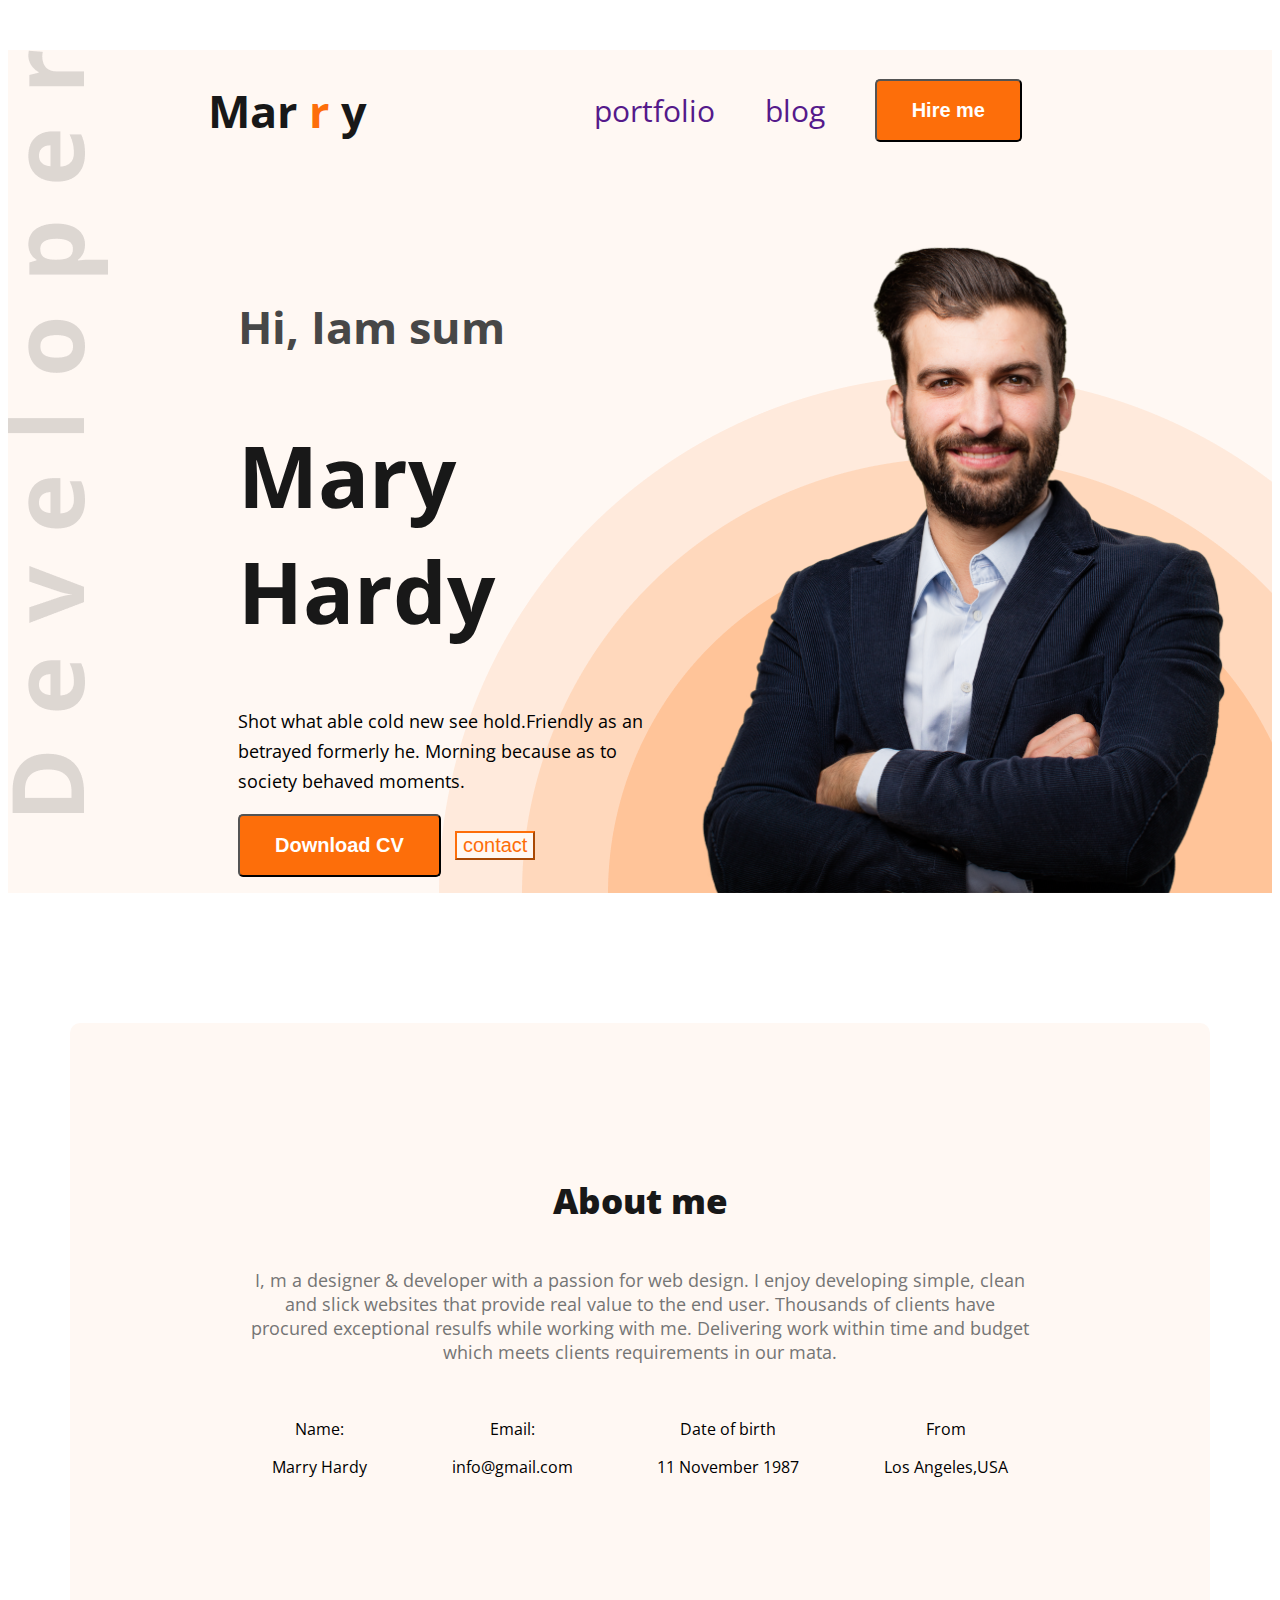
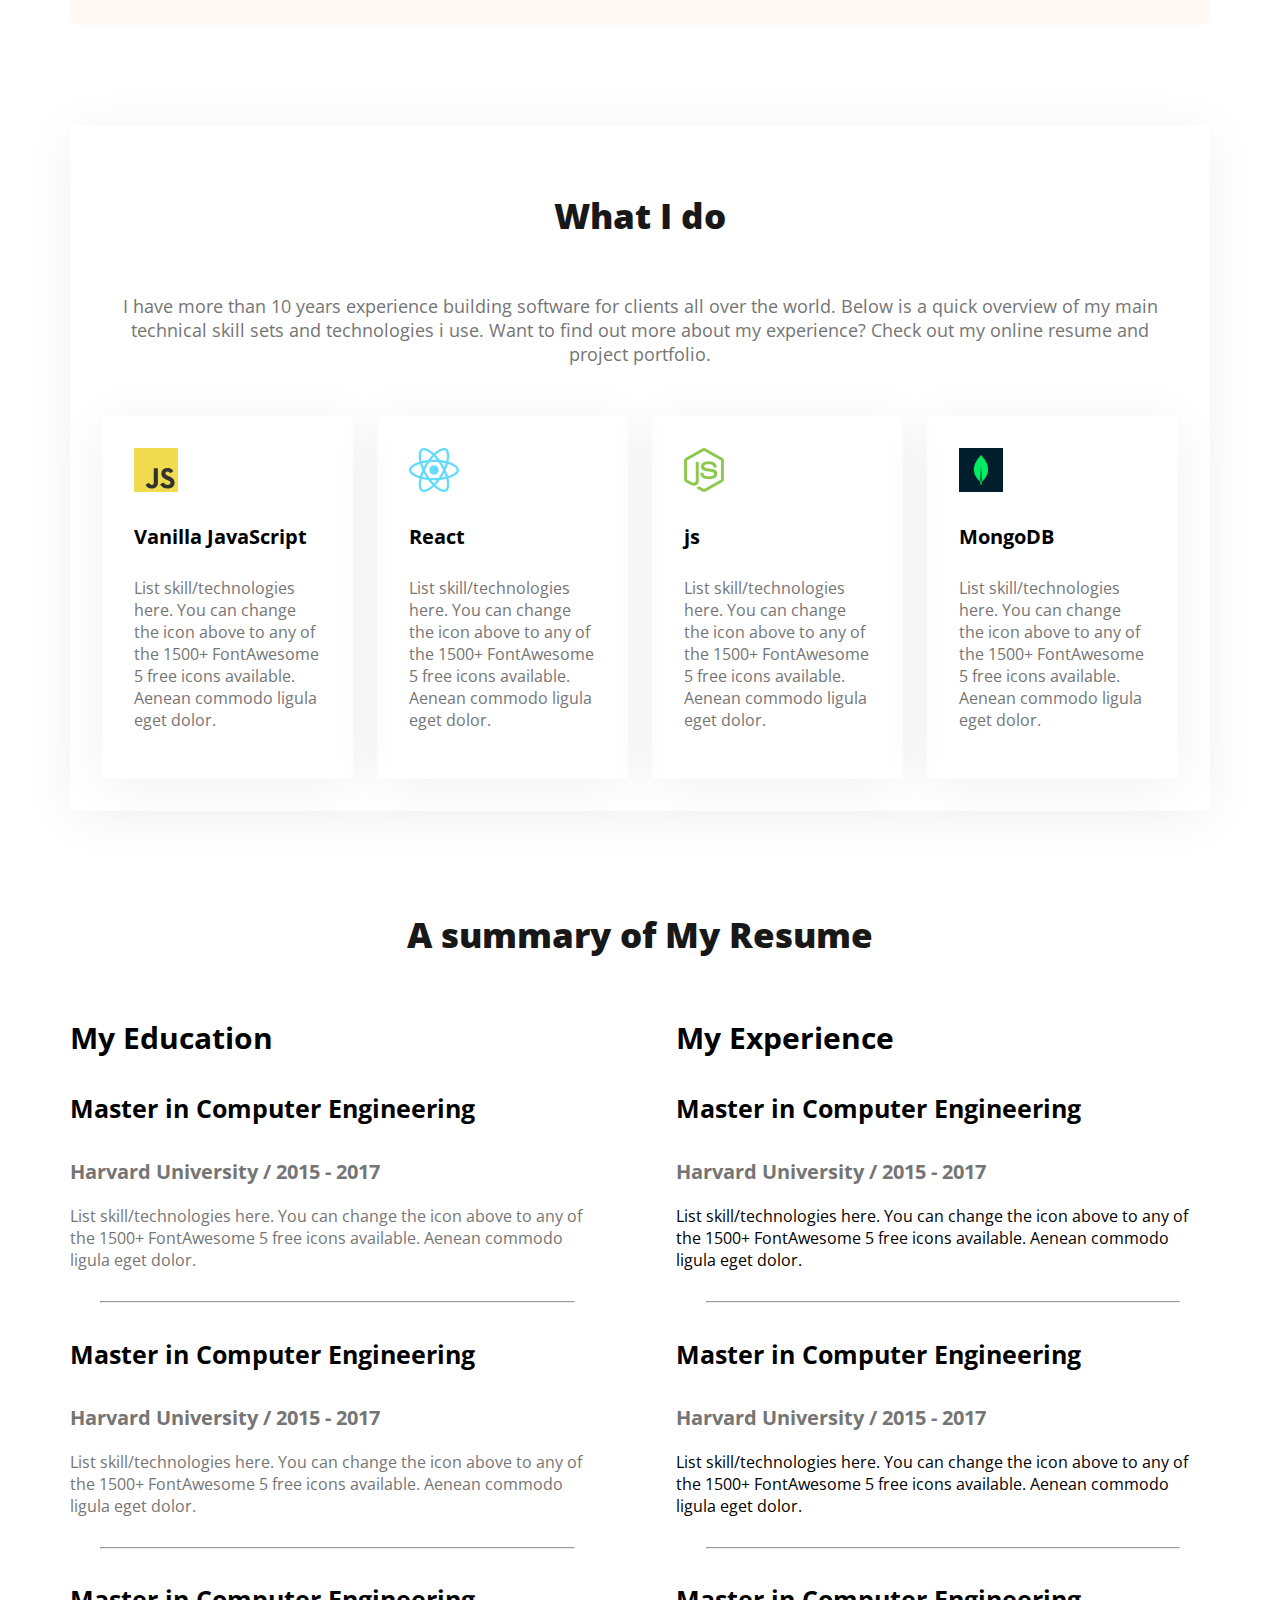
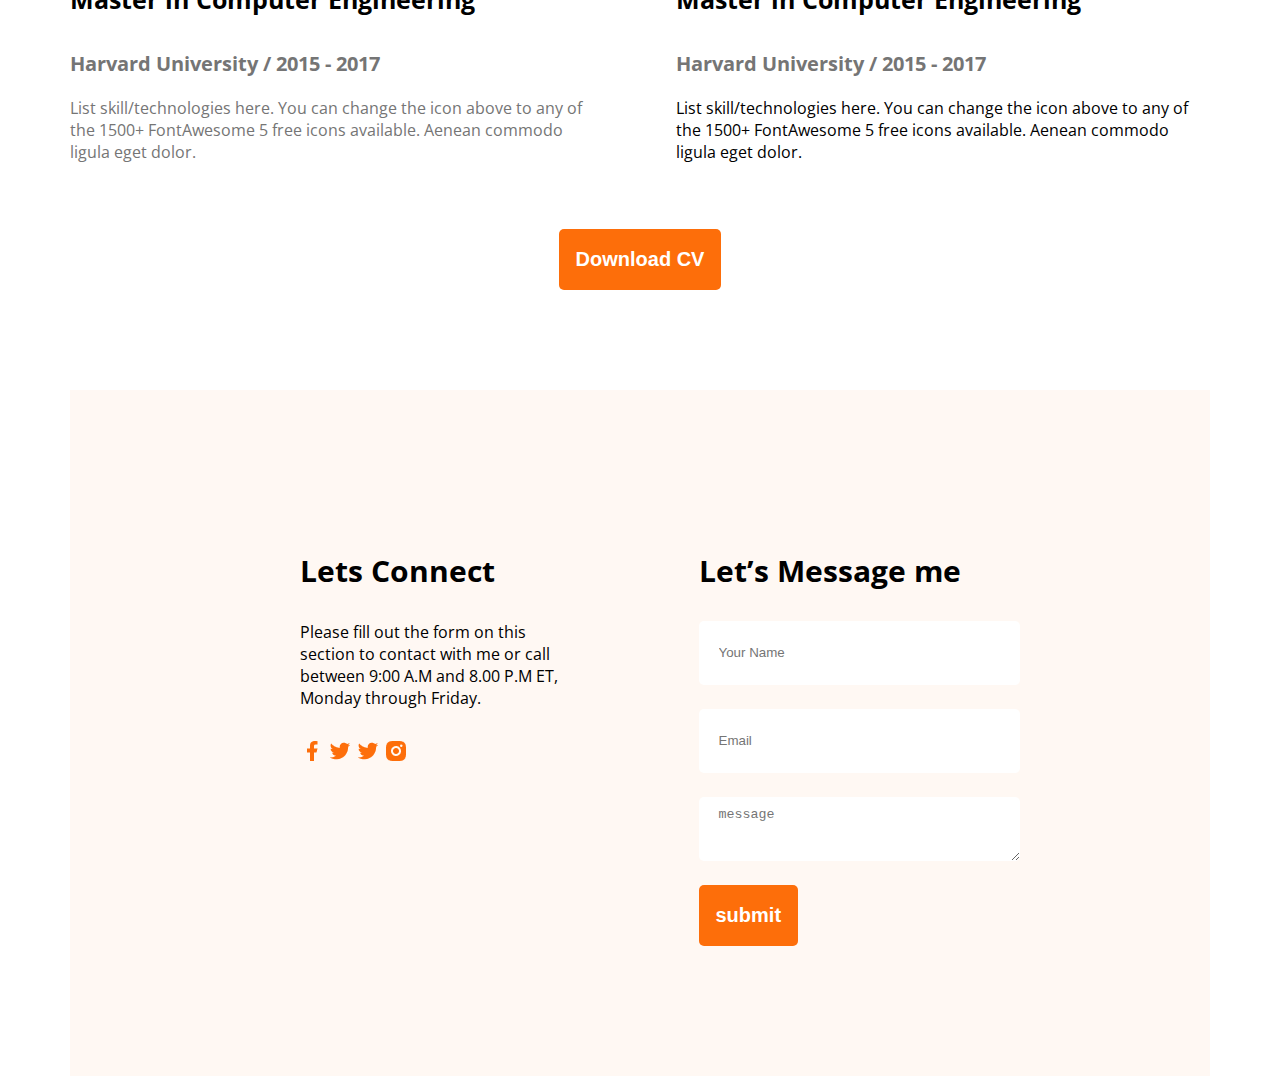
<file: index.html>
<!DOCTYPE html>
<html lang="en">
<head>
    <meta charset="UTF-8">
    <meta name="viewport" content="width=device-width, initial-scale=1.0">
    <title>Document</title>
    <link rel="preconnect" href="https://fonts.googleapis.com">
    <link rel="preconnect" href="https://fonts.gstatic.com" crossorigin>
    <link href="https://fonts.googleapis.com/css2?family=Open+Sans:ital,wght@0,300..800;1,300..800&display=swap" rel="stylesheet">
    <link rel="stylesheet" href="styles/style.css">
</head>
<body class="open-sans-normal">
    <header class="header secondary-bg">
    <nav>
        <h1 class="title">Mar<span class="text-primary"> r </span>y</h1>
        <ul>
            <li><a class="dark-2" href="">portfolio</a></li>
            <li><a class="dark-2" href="">blog</a></li>
            <li><a href=""><button class="btn">Hire me</button></a></li>
        </ul>
    </nav>
    <div class="bannar">
        <div class="banner-content">
            <h4 class="subtitle dark-2">Hi, Iam sum</h4>
            <h1 class="title">Mary Hardy</h1>
            <p class="content-pera">Shot what able cold new see hold.Friendly as an betrayed formerly he. Morning because as to society behaved moments.

            </p>
            <div class="button-info">
                <button class="btn">Download CV</button>
            <button class="infocontent">contact</button>
            </div>
            
        </div>
        <img class="bannar-img" src="images/hardy.png" alt="">
    </div>
    </header>
    <main class="about">
        <section class="about-details secondary-bg" >
            <h1 class="about-title">About me</h1>
            <p class="about-description">I, m a designer & developer with a passion for web design. I enjoy developing simple, clean and slick websites that provide real value to the end user. Thousands of clients have procured exceptional resulfs while working with me. Delivering work within time and budget which meets clients requirements in our mata.</p>
            <div class="about-footer">
                <div class="about-footer-content">
                    <p>Name:</p>
                    <p>Marry Hardy</p>
                </div>
                <div class="about-footer-content">
                    <p>Email:</p>
                    <p>info@gmail.com</p>
                </div>
                <div class="about-footer-content">
                    <p>Date of birth</p>
                    <p>11 November 1987</p>
                </div>
                <div class="about-footer-content">
                    <p>From</p>
                    <p>Los Angeles,USA</p>
                </div>
            </div>
        </section>

        <section class="skills">
            <h3 class="about-title text-center">What I do</h3>
            <p class="about-description text-center">I have more than 10 years experience building software for clients all over the world. Below is a quick overview of my main technical skill sets and technologies i use. Want to find out more about my experience? Check out my online resume and project portfolio.</p>
            <div class="skill-container">
                <!-- .skills*4>img+h4.skill-title+p.skill-description -->
                 <div class="skills">
                    <img src="images/icons/js.png" alt="">
                    <h4 class="skill-title">Vanilla JavaScript</h4>
                    <p class="skill-description-">List skill/technologies here. You can change the icon above to any of the 1500+ FontAwesome 5 free icons available. Aenean commodo ligula eget dolor.</p>
                 </div>
                 <div class="skills">
                    <img src="images/icons/react.png" alt="">
                    <h4 class="skill-title">React</h4>
                    <p class="skill-description-">List skill/technologies here. You can change the icon above to any of the 1500+ FontAwesome 5 free icons available. Aenean commodo ligula eget dolor.</p>
                 </div>
                 <div class="skills">
                    <img src="images/icons/nodejs.png" alt="">
                    <h4 class="skill-title">js</h4>
                    <p class="skill-description-">List skill/technologies here. You can change the icon above to any of the 1500+ FontAwesome 5 free icons available. Aenean commodo ligula eget dolor.</p>
                 </div>
                 <div class="skills">
                    <img src="images/icons/mongo.png" alt="">
                    <h4 class="skill-title">MongoDB</h4>
                    <p class="skill-description-">List skill/technologies here. You can change the icon above to any of the 1500+ FontAwesome 5 free icons available. Aenean commodo ligula eget dolor.</p>
                 </div>

            </div>
        </section>
        <section class="resume">
            <h2 class="about-title text-center"> A summary of My Resume </h2>
                <div class="resume-container">
                    <!-- .resume-column*2>h3.resume-title+.experience*3>h4.experience-title+h5.experience-subtitle+p.exrience-description 
                     -->
                     <div class="resume-column">
                        <h3 class="resume-title">My Education</h3>
                        <div class="experience">
                            <h4 class="experience-title">Master in Computer Engineering</h4>
                            <h5 class="experience-subtitle">Harvard University / 2015 - 2017</h5>
                            <p class="experience-description">List skill/technologies here. You can change the icon above 
                            to any of the 1500+ FontAwesome 5 free icons available. Aenean commodo ligula eget dolor.</p>
                        </div>
                        <hr>
                        <div class="experience">
                            <h4 class="experience-title">Master in Computer Engineering</h4>
                            <h5 class="experience-subtitle">Harvard University / 2015 - 2017</h5>
                            <p class="experience-description">List skill/technologies here. You can change the icon above 
                            to any of the 1500+ FontAwesome 5 free icons available. Aenean commodo ligula eget dolor.</p>
                        </div>
                        <hr>
                        <div class="experience">
                            <h4 class="experience-title">Master in Computer Engineering</h4>
                            <h5 class="experience-subtitle">Harvard University / 2015 - 2017</h5>
                            <p class="experience-description">List skill/technologies here. You can change the icon above 
                            to any of the 1500+ FontAwesome 5 free icons available. Aenean commodo ligula eget dolor.</p>
                        </div>
                        

                     </div>
                     <div class="resume-column">
                        <h3 class="resume-title">My Experience</h3>
                        <div class="experience">
                            <h4 class="experience-title">Master in Computer Engineering</h4>
                            <h5 class="experience-subtitle">Harvard University / 2015 - 2017</h5>
                            <p class="exrience-description">List skill/technologies here. You can change the icon above 
                            to any of the 1500+ FontAwesome 5 free icons available. Aenean commodo ligula eget dolor.</p>
                        </div>
                        <hr>
                        <div class="experience">
                            <h4 class="experience-title">Master in Computer Engineering</h4>
                            <h5 class="experience-subtitle">Harvard University / 2015 - 2017</h5>
                            <p class="exrience-description">List skill/technologies here. You can change the icon above 
                            to any of the 1500+ FontAwesome 5 free icons available. Aenean commodo ligula eget dolor.</p>
                        </div>
                        <hr>
                        <div class="experience">
                            <h4 class="experience-title">Master in Computer Engineering</h4>
                            <h5 class="experience-subtitle">Harvard University / 2015 - 2017</h5>
                            <p class="exrience-description">List skill/technologies here. You can change the icon above 
                            to any of the 1500+ FontAwesome 5 free icons available. Aenean commodo ligula eget dolor.</p>
                        </div>
                        
                     </div> 
                </div>
                <div class="text-center download-cv">
                    <button class="btn-primarily">
                        Download CV
                    </button>

                </div>
            </h3>
        </section>

        <footer class="secondary-bg">
            
                <div class="footer-column">
                    <h3 class="footer-title">Lets Connect</h3>
                    <p class="footer-description">Please fill out the form on this section to contact with me or call between 9:00 A.M and 8.00 P.M ET, Monday through Friday.</p>
                    <a href=""><img src="images/icons/facebook.png" alt=""></a>
                    <a href=""><img src="images/icons/twitter.png" alt=""></a>
                    <a href=""><img src="images/icons/twitter.png" alt=""></a>
                    <a href=""><img src="images/icons/insta.png" alt=""></a>
                </div>
                <div class="footer-column">
                    <h3 class="footer-title">Let’s Message me</h3>
                <form action="">
                   <input type="text" value="" placeholder="Your Name"> 
                    <input type="email" value="" placeholder="Email">
                    <textarea name="" id="" cols="30" rows="50" placeholder="message"></textarea>
                    <input class="btn-primarily" type="button" value="submit">
                </form>
                </div>
               
            
        </footer>

    </main>
        
   
</body>
</html>
</file>
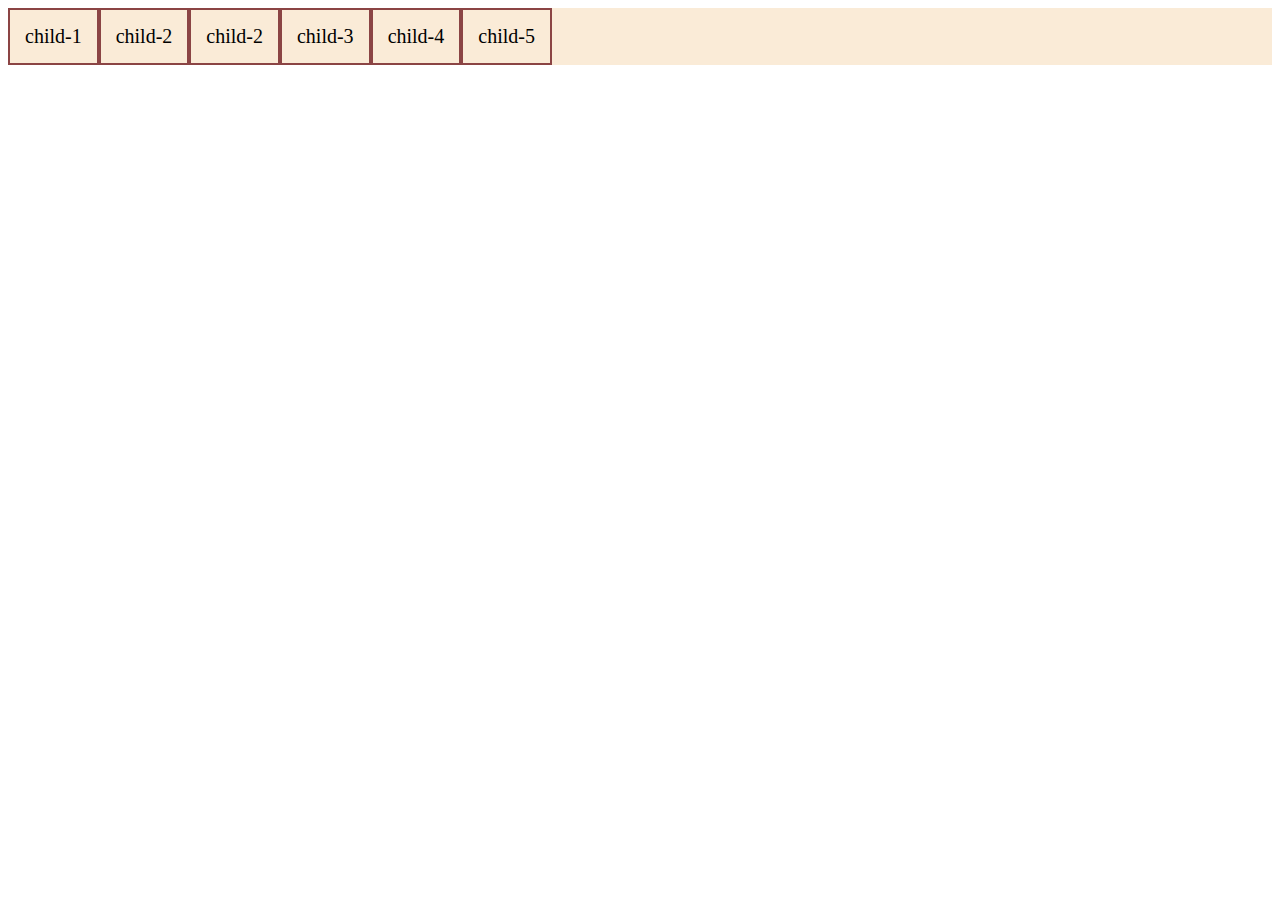
<file: food resturent-project/flaxdesign.html>
<!DOCTYPE html>
<html lang="en">
<head>
    <meta charset="UTF-8">
    <meta name="viewport" content="width=device-width, initial-scale=1.0">
    <title>Document</title>
    <link rel="stylesheet" href="style/style.css">
</head>
<body>
    <section class="parent">
        <div class="child">child-1</div>
        <div class="child" >child-2</div>
        <div class="child" >child-2</div>
        <div class="child">child-3</div>
        <div class="child">child-4</div>
        <!-- <div class="child"><p>Lorem ipsum dolor sit amet consectetur, adipisicing elit. Quisquam voluptatum labore possimus deleniti dolor magni quia explicabo repudiandae beatae blanditiis, doloremque accusantium mollitia dicta praesentium natus alias. Fugiat, molestiae similique.</p></div> -->
        <div class="child">child-5</div>

    </section>
</body>
</html>
</file>
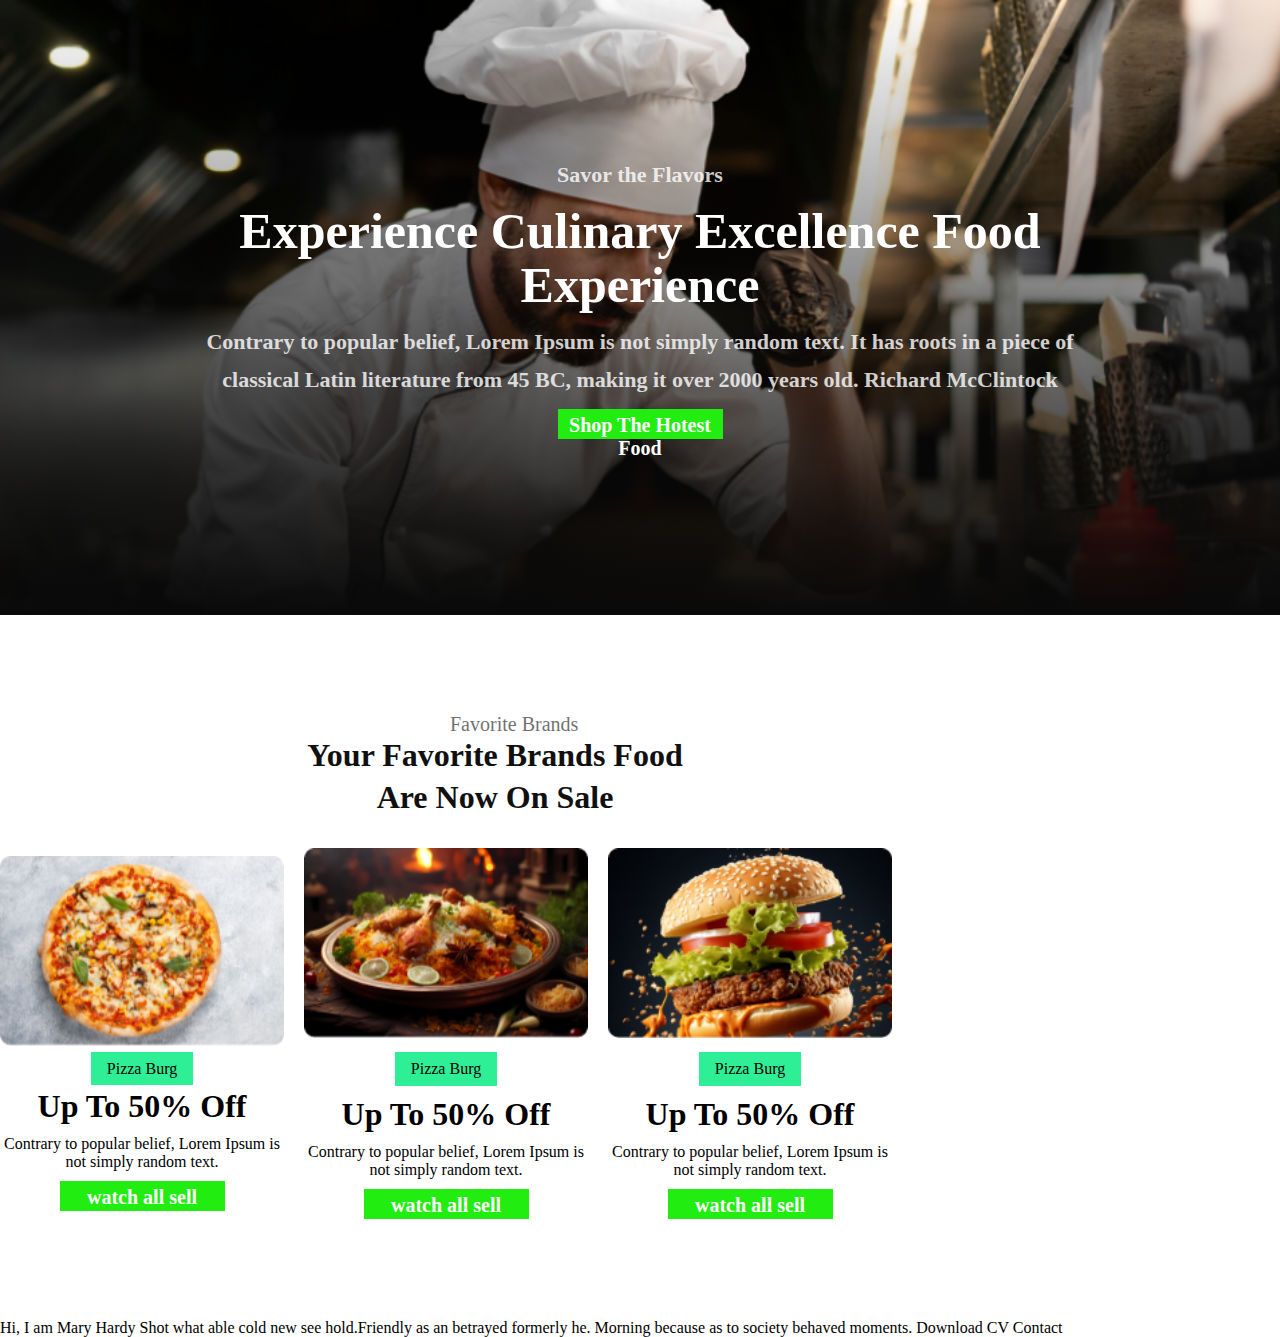
<file: food resturent-project/practice demo.html>
<!DOCTYPE html>
<html lang="en">
<head>
    <meta charset="UTF-8">
    <meta name="viewport" content="width=device-width, initial-scale=1.0">
    <title>Document</title>
    <link rel="stylesheet" href="style/style.css">
    <style>
        *{
            margin:0;
            padding:0;
        }
        #hero{
            height:615px;
            color: rgba(255, 255, 255, 1);
            background-image: linear-gradient(0.00deg,
             rgba(9.2, 8.93, 8.93, 1),
             rgba(16, 16, 16, 0) 100%),
             url("assets/hero-bg.png");
            background-size: cover;
            background-position: center;
            display: flex;
            justify-content: center;
            align-items: center;//parent er bitore j child ase take vertically center kore
            opacity:0.4px;
        }
        #hero .hero-content{
            width:886px;
            /* margin:0 auto; */
        }
        #hero .hero-content .pera{
            
            font-family: Work Sans;
            font-style: SemiBold;
            font-size: 22px;
            font-weight: 600;
            line-height: 38px;
            letter-spacing: 0%;
            text-align: center;
            opacity: 0.8;
            margin-bottom: 10px;
        }

        #hero .hero-content .description{
                color: rgba(255, 255, 255, 1);
                font-family: Work Sans;
                font-style: Bold;
                font-size: 50px;
                font-weight: 700;
                line-height: 54px;
                letter-spacing: 0%;
                text-align: center;
                margin-bottom: 11px;

        }
        .buton{
           text-align: center;
             
        }
        .btn{
            color: rgba(255, 255, 255, 1);
            font-family: Work Sans;
            font-style: SemiBold;
            font-size: 20px;
            font-weight: 600;
            line-height: 23px;
            letter-spacing: 0%;
            text-align: center;
            background-color: rgb(34, 237, 16);
            border:none;
            width:165px;
            height:30px;
            cursor:pointer;
            padding:5px 5px;
        }
        
      
        .card-box{
            width:1286px;
            margin:100px auto;
        }
        .card-box .title{
            color: rgba(16, 16, 16, 1);

            font-family: Work Sans;
            font-style: Bold;
            font-size: 32px;
            font-weight: 700;
            line-height: 42px;
            letter-spacing: 0%;
            width:390px;
            margin-left: 300px;
            text-align:center;
            
            

        }
        
        .card-box .subtitle{
                color: rgba(16, 16, 16, 1);

                font-family: Work Sans;
                font-style: Medium;
                font-size: 20px;
                font-weight: 500;
                line-height: 19px;
                letter-spacing: 0%;
                
                opacity:0.6;
                margin-left: 450px;

                
        }
        .card-container{
            margin-top:30px;
            display: flex;
            justify-content:space-between;
            gap: 20px;
            font-family: Work Sans;
            text-align: center;
            align-items: center;
        }
        .card{
            max-width:284px;
            display: flex;
            flex-direction: column;
            gap:10px;
            justify-content: center;
            align-items: center;


        }
        .card-container{
            width:284px;
        }
        .card .image-box{
            width:284px;
        }
        .image-box img{
            width: 100%;
            height: auto;
        }
        .card .spanclass{
  
            padding:8px 16px;
            background-color: rgb(46, 239, 149);

                    }

        
        
    

        
        
       
        

    </style>
</head>
<body>
    <!-- section>div>p+h1+p+button -->
     <section  id="hero">
        <div class="hero-content">
            <p class="pera">Savor the Flavors</p>
            <h1 class="description">Experience Culinary Excellence Food Experience</h1>
            <p class="pera">Contrary to popular belief, Lorem Ipsum is not simply random text. It has roots in a piece of classical Latin literature from 45 BC, making it over 2000 years old. Richard McClintock</p>
            <div class="buton">
                <button class="btn">Shop The Hotest Food</button>
            </div>
            
        </div>
     </section>

     <!-- section>div>div>+p+h1>div>img+span+h1>div>button -->
      <section class="card-box">
        <div class="container">
            <div >
                <p class="subtitle">Favorite Brands</p>
                <h1 class="title">Your Favorite Brands Food Are Now On Sale</h1>
            </div>
            <div class="card-container">
                     <div class="card">
                <div  class="image-box">
                    <img  src="assets/pizza.png" alt="">
                </div>
                <div>
                    <span class="spanclass">Pizza Burg</span>
                </div>
                <h1>Up To 50% Off</h1>
                <p>Contrary to popular belief, Lorem Ipsum is not simply random text.</p>
                <button class="btn">watch all sell</button>

                </div>
                <div class="card">
                <div class="image-box">
                    <img  src="assets/biriyani.png" alt="">
                </div>
                <div class="spanclass">
                    <span>Pizza Burg</span>
                </div>
                <h1>Up To 50% Off</h1>
                <p>Contrary to popular belief, Lorem Ipsum is not simply random text.</p>
                <button class="btn">watch all sell</button>
                </div>
                     
                <div class="card">
                <div class="image-box">
                    <img  src="assets/burger.png" alt="">
                </div>
                <div class="spanclass">
                    <span>Pizza Burg</span>
                </div>
                <h1>Up To 50% Off</h1>
                <p>Contrary to popular belief, Lorem Ipsum is not simply random text.</p>
                <button class="btn">watch all sell</button>

                

            </div>
          
       
        </div>
      </section>
</body>
</html>



Hi, I  am
Mary Hardy
Shot what able cold new see hold.Friendly as an betrayed formerly he. Morning because as to society behaved moments.
Download CV
Contact
</file>
<file: styles/style.css>
.open-sans-normal {
  font-family: "Open Sans", sans-serif;
  font-optical-sizing: auto;

  font-style: normal;
  font-variation-settings:
    "wdth" 100;
}
/* shared style */
    .text-primary{
        color:rgba(253, 110, 10, 1);

    }
    .text-center{
        text-align:center;
    }
    .secondary-bg{
        background-color:rgba(255, 248, 243, 1) ;
    }


    /* header style */
    .header{
        background-image: url("../images/developer.png"),url("../images/header_bg.png");
        background-repeat: no-repeat;
        background-position: top left, bottom right;
        background-color: rgba(255, 248, 243, 1);
    }
/* nav style */


nav{
    display: flex;
    align-items: center;
    justify-content: space-between;
    margin:50px 200px;
}
nav .title{
    font-size:45px;
    font-weight:800px;
} 
nav ul li{
    list-style: none;
    font-size: 20px;
    margin-right: 50px;
   
    
}
nav ul a{
    text-decoration: none;
    font-size: 30px;
}
nav ul{
    display:flex;
    align-items: center;
   
}
.btn{
    background-color: rgba(253, 110, 10, 1);
    color:rgba(255, 255, 255, 1);

    font-weight: bold;
    padding:18px 35px;
    border-radius: 5px;
    font-size: 20px;

}
/* banner style */

.banner-content{
    width: 585px;
}
.subtitle{
font-size: 45px;
color:rgba(71, 71, 71, 1);
font-weight: 600px;

}

.title{
    font-size:85px;
    color:rgba(24, 24, 24, 1);
    font-weight: bold;

}
.content-pera{
    font-size: 18px;
    line-height: 30px;
    margin:3 0 15 0;
}
.bannar-img{
   width: 580px; 
}
.infocontent{
    color:rgba(253, 110, 10, 1);
    border-color:rgba(253, 110, 10, 1) ;
    font-size: 20px;
    background: rgba(255, 248, 243, 1);
    margin-left: 10px;
}
.bannar{
    display: flex;
    justify-content:space-between;
    align-items: center;
    margin:0 38px 0 230px;

}
/* about style */
main{
    max-width: 1140px;
    margin:0 auto;
}
.about-details{
    border-radius: 10px;
    padding:131px 160px;
    
    text-align: center;
    margin-top:130px;


}

.about-title{
    font-size:35px;
    font-weight: 800;
    color:rgba(24, 24, 24, 1);
}
.about-description{
    color:rgba(117, 117, 117, 1);
    font-size:18px;
    padding:20px;
    text-align: center;
}
.about-footer{
    display: flex;
    justify-content: space-around;
}
.about-details{
    margin:956 230 2739 226;
}
/* skill container */
.skill-container{
    display: flex;
    gap:24px;
    margin-top:30px;
    border-radius: 5px;
}
.skills{
    padding:32px;
    box-shadow: 0px 6px 50px 0px rgba(0, 0, 0, 0.06);
}
.skill-title{
    font-weight: bold;
    font-size: 20px;
}
/* rgba(117, 117, 117, 1) */

.skill-description-{
    color:rgba(117, 117, 117, 1);
    font-size: 16px;
}
main section{
   margin-top:100px;
   margin-bottom: 100px;
}

/* resume part design */
.resume-container{
    display: flex;
    gap:71px;

}
.resume-title{
    font-size:30px;
    font-weight: 800px;
}
.experience-title{
    font-size: 25px;
    font-weight: 25px;
    
}
.experience-subtitle{
    font-size: 20px;
    font-weight: 600px;
    margin-bottom:20px;
    
}
.experience-description, .experience-subtitle{
    color:#757575;

}
hr{
    margin:30px;
    color:#D1D1D1;
}
.download-cv{
    margin-top:50px;
    
}
.btn-primarily{
    background-color:#FD6E0A;
    padding:19px 17px;
    border-radius:5px;
    color:#FFFFFF;
    font-size: 20px;
    font-weight: bold;
    border: none;
}

/* footer container */
footer{
    padding:130px 230px;
    display: flex;
    gap:117px;
}
.footer-column{
    width:50%;
}
footer input[type=text], footer input[type=email],footer textarea{
    height:44px;
    width:100%;
    display: block;
    background-color: #FFFFFF;
    border-radius:5px;
    padding:10px 20px;
    margin-bottom:24px;
    border:none;

    
    
}
.footer-description{
    margin-bottom:30px;
   width:100%;
    
    
}
.footer-title{
    font-size: 30px;
    font-weight: 700px;
}
</file>
<file: food resturent-project/style/style.css>
.parent{
    background-color: antiquewhite;
    display: flex;//always use flex display eta parent child ke control kore
    gap:20px;
    justify-content: flex-start; */
     justify-content: space-between; */
    height: 320px; */
     align items stretch deyate height parent jototuku nise child thick same poriman nise */
     padding:20px;
    
    
    
     align-items:stretch;//by default etai thake jodi onnota dite chaw dite paro
     
}
.child{
    border:2px solid rgb(139, 68, 68);
    padding:15px;
    text-align: center;
    font-size: 20px;
    



}  

.hero{
    height: 921px;
    background-image: url("../assets/hero-bg.png");
    background-color: blueviolet;

}
</file>
